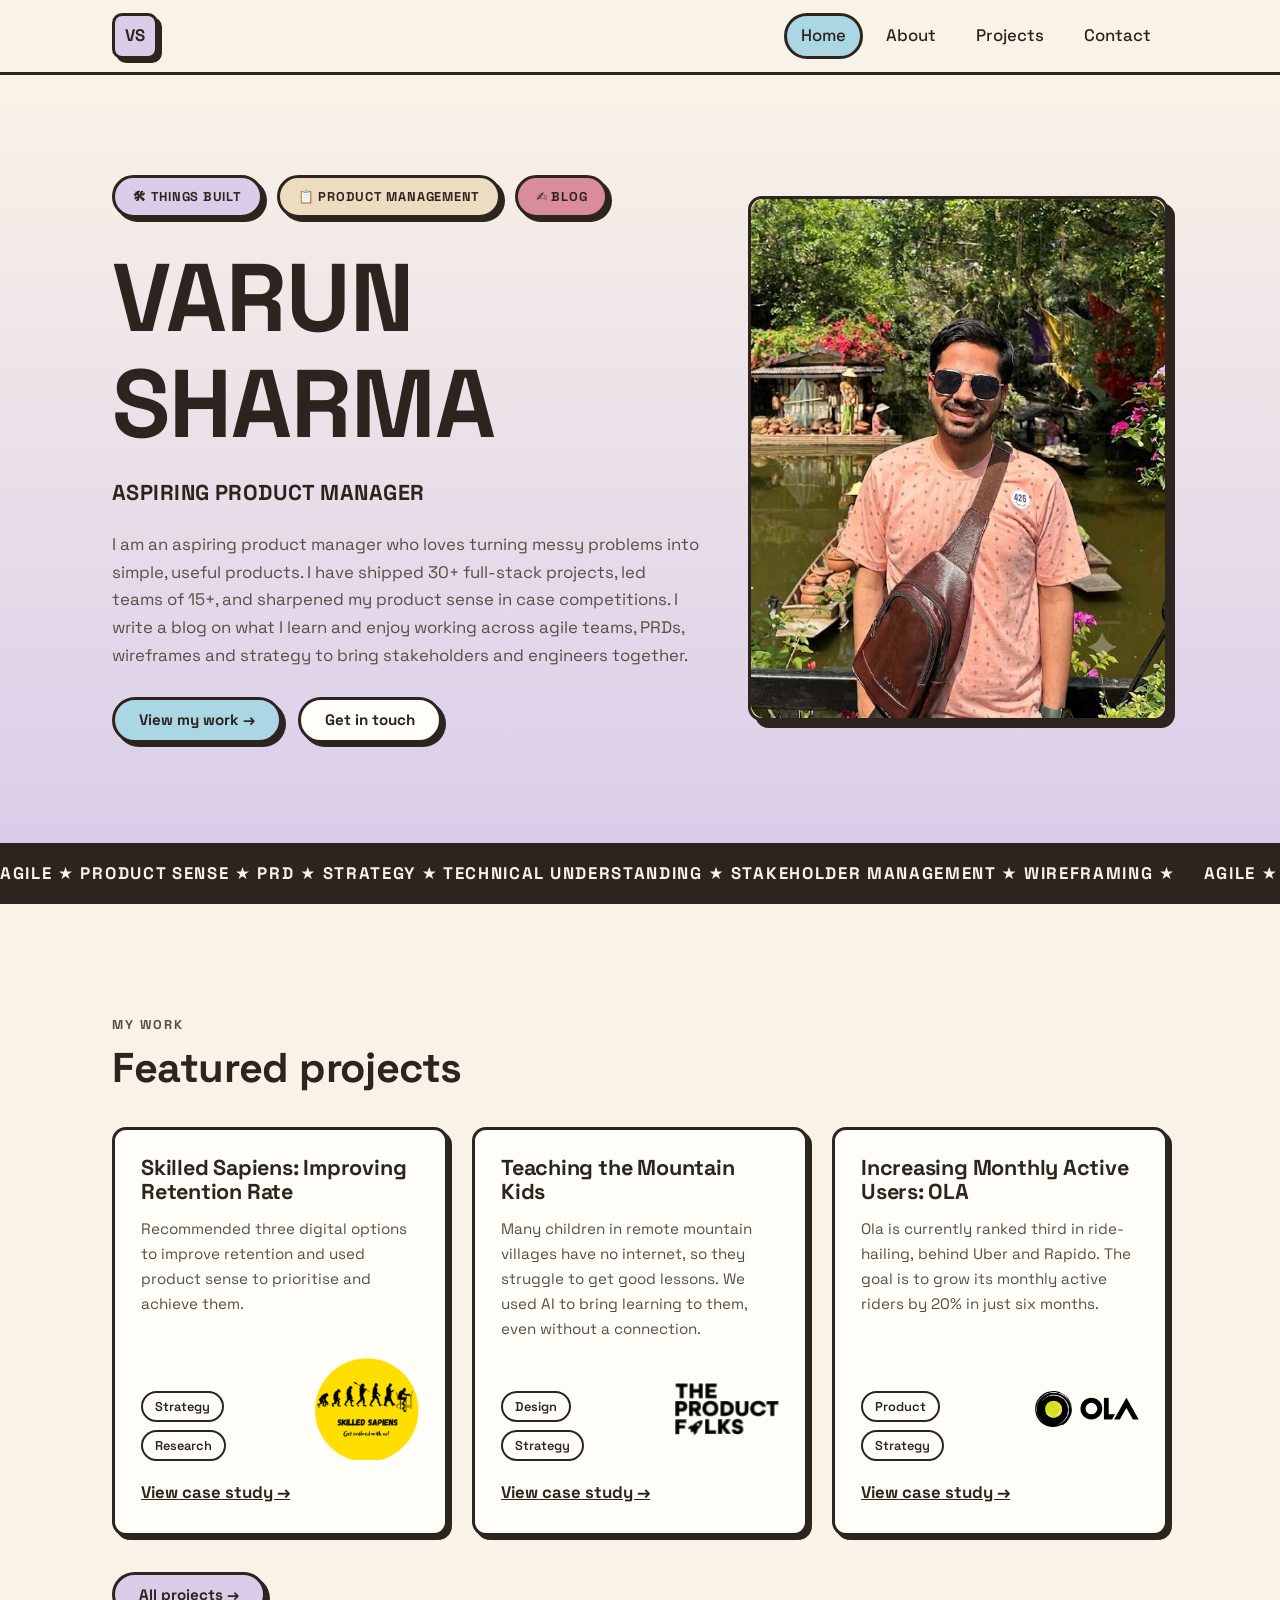
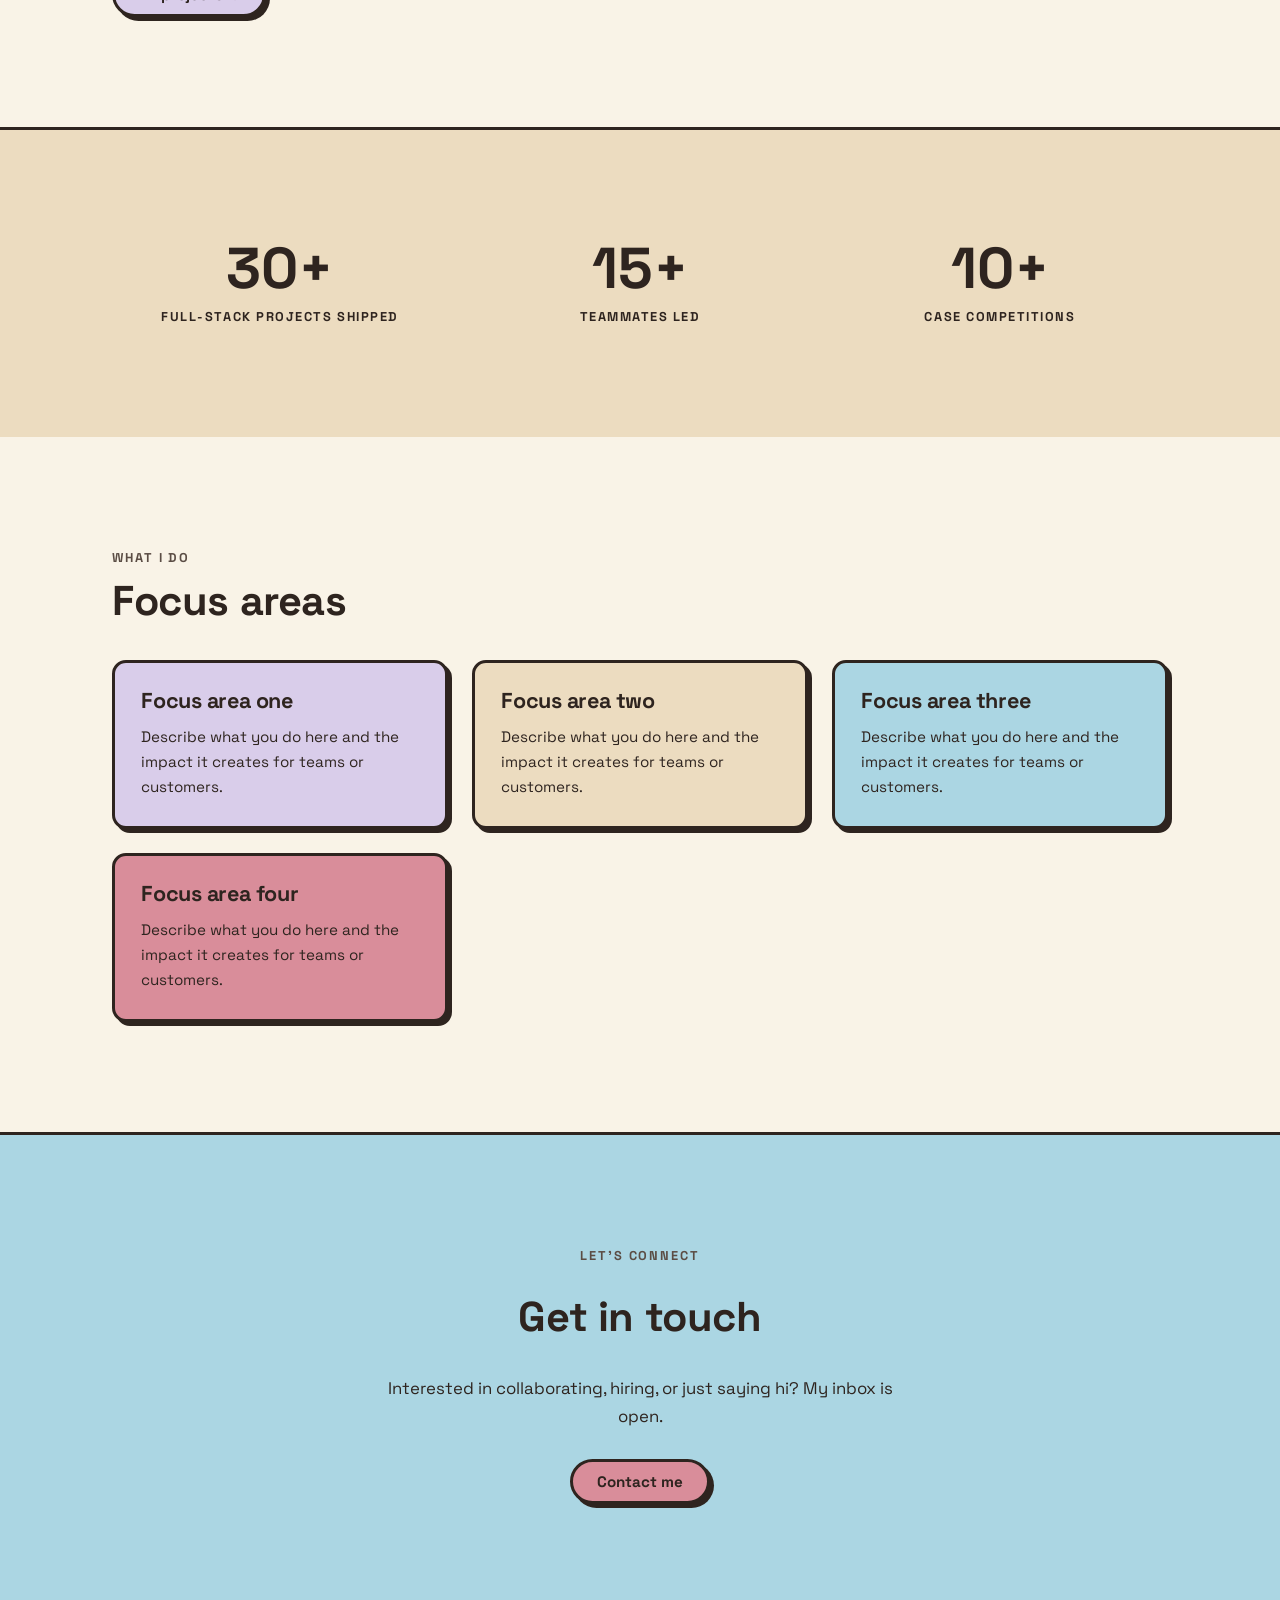
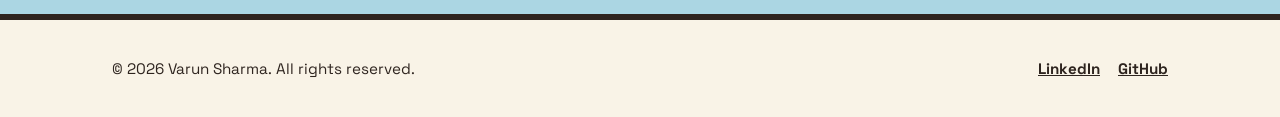
<file: index.html>
<!doctype html>
<html lang="en">
<head>
  <meta charset="utf-8">
  <meta name="viewport" content="width=device-width, initial-scale=1">
  <title>Varun Sharma | Your Role | Your City</title>
  <meta name="description" content="Portfolio of Varun Sharma – your role, projects, and how to get in touch.">
  <meta property="og:title" content="Varun Sharma | Portfolio">
  <meta property="og:description" content="Your role, projects and story.">
  <meta property="og:type" content="website">
  <link rel="icon" href="assets/images/favicon.svg" type="image/svg+xml">
  <link rel="preconnect" href="https://fonts.googleapis.com">
  <link rel="preconnect" href="https://fonts.gstatic.com" crossorigin>
  <link rel="stylesheet" href="https://fonts.googleapis.com/css2?family=Space+Grotesk:wght@400;500;600;700&display=swap">
  <link rel="stylesheet" href="assets/css/variables.css?v=3">
  <link rel="stylesheet" href="assets/css/base.css?v=3">
  <link rel="stylesheet" href="assets/css/components.css?v=3">
</head>
<body>
  <a class="skip-link btn" href="#main">Skip to main content</a>

  <header class="site-header">
    <div class="container site-header__inner">
      <a class="logo" href="index.html" aria-label="Home">VS</a>
      <button class="nav-toggle" aria-expanded="false" aria-controls="nav" aria-label="Toggle menu">☰</button>
      <nav class="nav" id="nav" aria-label="Main">
        <ul class="nav__list">
          <li><a class="nav__link" href="index.html" aria-current="page">Home</a></li>
          <li><a class="nav__link" href="about.html">About</a></li>
          <li><a class="nav__link" href="projects.html">Projects</a></li>
          <li><a class="nav__link" href="contact.html">Contact</a></li>
        </ul>
      </nav>
    </div>
  </header>

  <main id="main">
    <section class="hero">
      <div class="container hero__grid">
        <div>
          <div class="pill-row">
            <span class="pill">🛠 Things built</span>
            <span class="pill pill--peach">📋 Product management</span>
            <span class="pill pill--pink">✍️ Blog</span>
          </div>
          <h1 class="hero__title">Varun<br>Sharma</h1>
          <p class="hero__role">Aspiring Product Manager</p>
          <p class="hero__text">I am an aspiring product manager who loves turning messy problems into simple, useful products. I have shipped 30+ full-stack projects, led teams of 15+, and sharpened my product sense in case competitions. I write a blog on what I learn and enjoy working across agile teams, PRDs, wireframes and strategy to bring stakeholders and engineers together.</p>
          <div class="hero__actions">
            <a class="btn" href="projects.html">View my work →</a>
            <a class="btn btn--ghost" href="contact.html">Get in touch</a>
          </div>
        </div>
        <div class="photo-frame"><img src="assets/images/profile.jpg" alt="Portrait of Varun Sharma" width="624" height="752"></div>
      </div>
    </section>

    <div class="marquee" aria-hidden="true">
      <div class="marquee__track">
        <span>Agile ★ Product Sense ★ PRD ★ Strategy ★ Technical Understanding ★ Stakeholder Management ★ Wireframing ★</span>
        <span>Agile ★ Product Sense ★ PRD ★ Strategy ★ Technical Understanding ★ Stakeholder Management ★ Wireframing ★</span>
        <span>Agile ★ Product Sense ★ PRD ★ Strategy ★ Technical Understanding ★ Stakeholder Management ★ Wireframing ★</span>
        <span>Agile ★ Product Sense ★ PRD ★ Strategy ★ Technical Understanding ★ Stakeholder Management ★ Wireframing ★</span>
      </div>
    </div>

    <section class="section">
      <div class="container">
        <p class="section-label">My work</p>
        <h2 class="section-title">Featured projects</h2>
        <div class="grid grid--3">
          <article class="card"><h3>Skilled Sapiens: Improving Retention Rate</h3><p>Recommended three digital options to improve retention and used product sense to prioritise and achieve them.</p><div class="card__footer"><div class="tag-stack"><span class="tag">Strategy</span><span class="tag">Research</span></div><div class="card__logo"><img class="company-logo" src="assets/images/skilled-sapiens-logo.png" alt="Skilled Sapiens logo" width="154" height="150" loading="lazy"></div></div><a class="card__link" href="assets/docs/skilled-sapiens-case-study.pdf" target="_blank" rel="noopener">View case study →</a></article>
          <article class="card"><h3>Teaching the Mountain Kids</h3><p>Many children in remote mountain villages have no internet, so they struggle to get good lessons. We used AI to bring learning to them, even without a connection.</p><div class="card__footer"><div class="tag-stack"><span class="tag">Design</span><span class="tag">Strategy</span></div><div class="card__logo"><img class="company-logo" src="assets/images/the-product-folks-logo.png" alt="The Product Folks logo" width="97" height="49" loading="lazy"></div></div><a class="card__link" href="assets/docs/teaching-the-mountain-kids-case-study.pdf" target="_blank" rel="noopener">View case study →</a></article>
          <article class="card"><h3>Increasing Monthly Active Users: OLA</h3><p>Ola is currently ranked third in ride-hailing, behind Uber and Rapido. The goal is to grow its monthly active riders by 20% in just six months.</p><div class="card__footer"><div class="tag-stack"><span class="tag">Product</span><span class="tag">Strategy</span></div><div class="card__logo"><img class="company-logo" src="assets/images/ola-logo.png" alt="Ola logo" width="360" height="123" loading="lazy"></div></div><a class="card__link" href="assets/docs/ola-case-study.pdf" target="_blank" rel="noopener">View case study →</a></article>
        </div>
        <p style="margin-top:36px"><a class="btn btn--lavender" href="projects.html">All projects →</a></p>
      </div>
    </section>

    <section class="section section--border" style="background:var(--color-peach)">
      <div class="container grid grid--3">
        <div class="stat"><div class="stat__num">30+</div><div class="stat__label">Full-stack projects shipped</div></div>
        <div class="stat"><div class="stat__num">15+</div><div class="stat__label">Teammates led</div></div>
        <div class="stat"><div class="stat__num">10+</div><div class="stat__label">Case competitions</div></div>
      </div>
    </section>

    <section class="section">
      <div class="container">
        <p class="section-label">What I do</p>
        <h2 class="section-title">Focus areas</h2>
        <div class="grid grid--2">
          <article class="card card--lavender"><h3>Focus area one</h3><p>Describe what you do here and the impact it creates for teams or customers.</p></article>
          <article class="card card--peach"><h3>Focus area two</h3><p>Describe what you do here and the impact it creates for teams or customers.</p></article>
          <article class="card card--blue"><h3>Focus area three</h3><p>Describe what you do here and the impact it creates for teams or customers.</p></article>
          <article class="card card--pink"><h3>Focus area four</h3><p>Describe what you do here and the impact it creates for teams or customers.</p></article>
        </div>
      </div>
    </section>

    <section class="section cta">
      <div class="container">
        <p class="section-label">Let's connect</p>
        <h2 class="section-title">Get in touch</h2>
        <p>Interested in collaborating, hiring, or just saying hi? My inbox is open.</p>
        <a class="btn btn--pink" href="contact.html">Contact me</a>
      </div>
    </section>
  </main>

  <footer class="site-footer">
    <div class="container site-footer__inner">
      <p>© <span id="year">2026</span> Varun Sharma. All rights reserved.</p>
      <div class="social">
        <a href="https://www.linkedin.com/in/varun-sharma-manager/" target="_blank" rel="noopener">LinkedIn</a>
        <a href="https://github.com/varunsharma21" target="_blank" rel="noopener">GitHub</a>
      </div>
    </div>
  </footer>
  <script src="assets/js/main.js?v=3" defer></script>
</body>
</html>
</file>
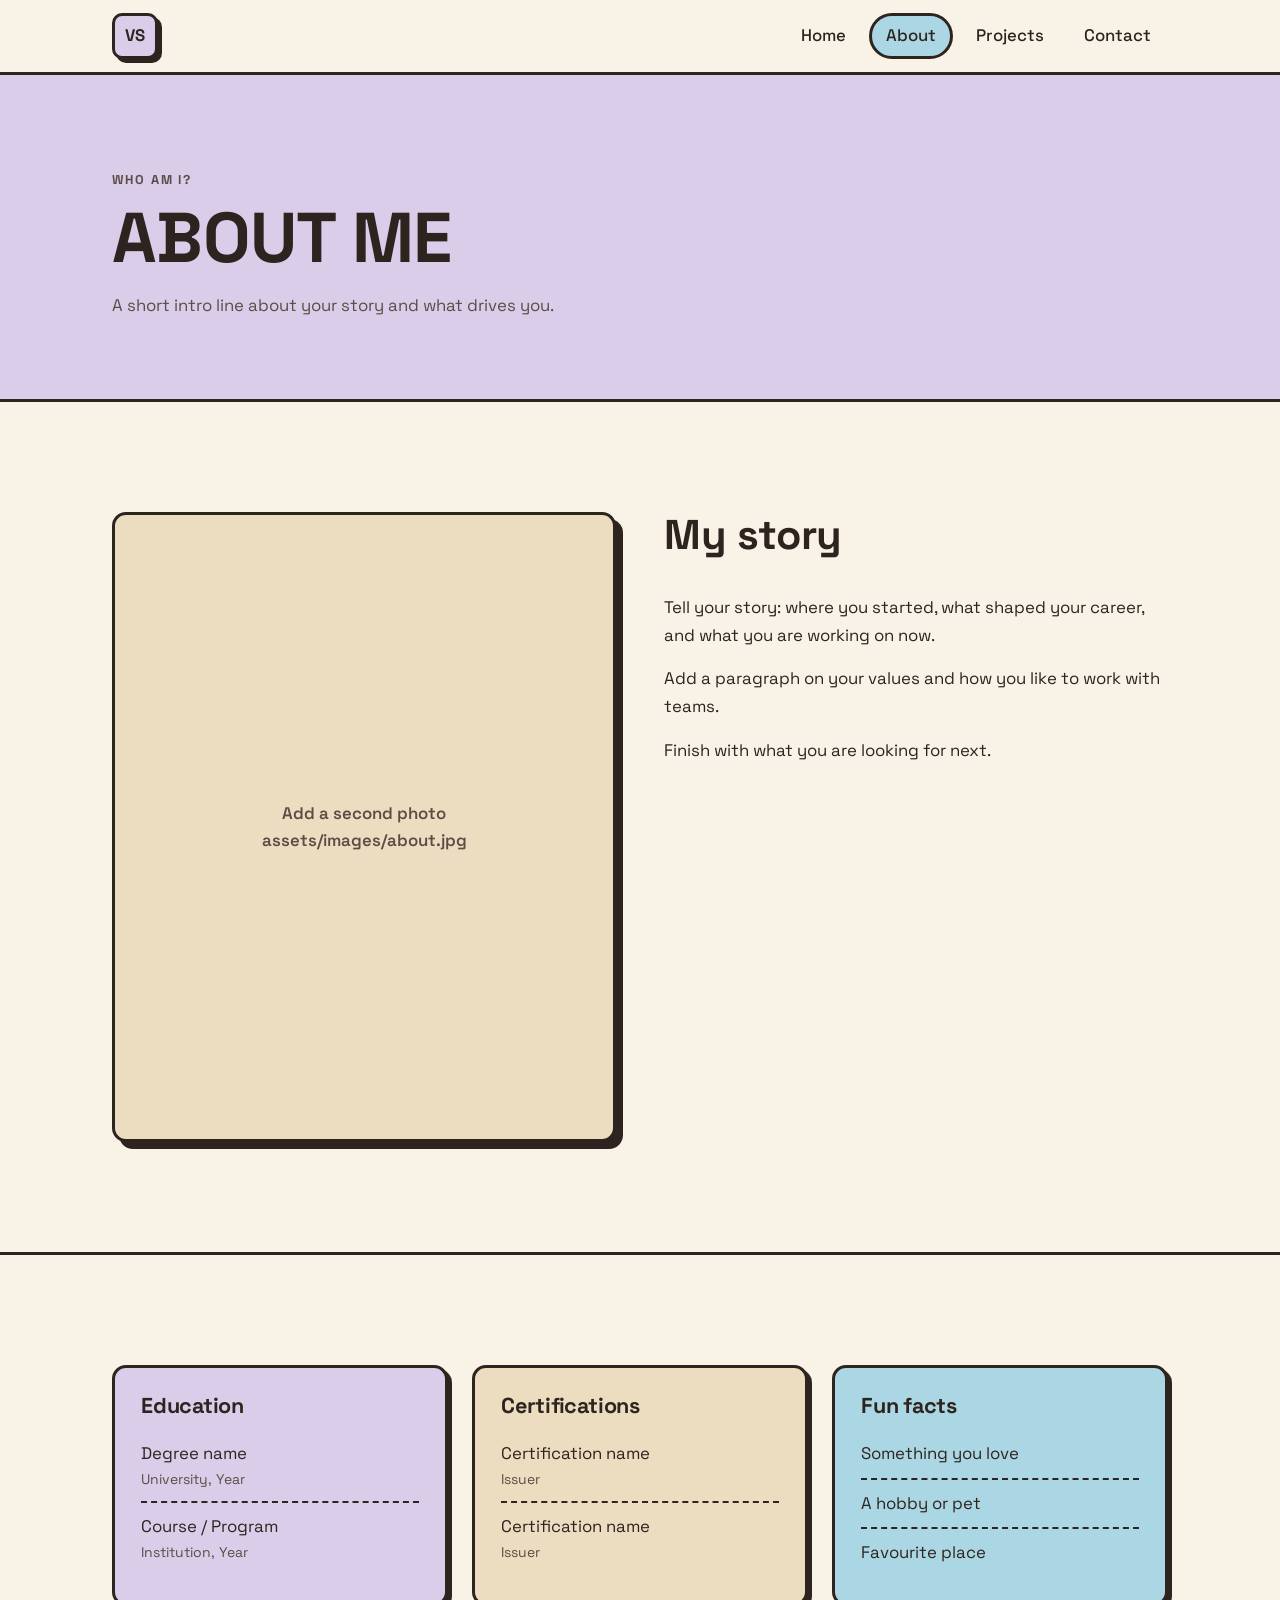
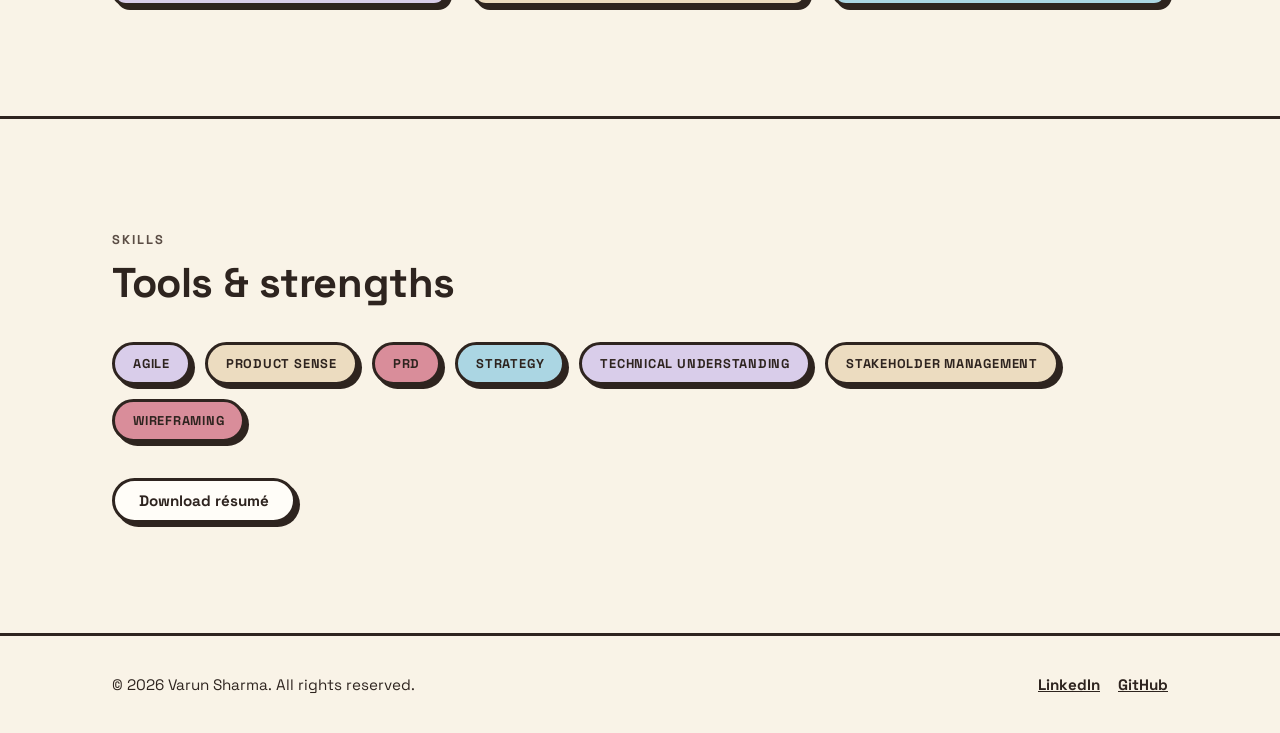
<file: about.html>
<!doctype html>
<html lang="en">
<head>
  <meta charset="utf-8">
  <meta name="viewport" content="width=device-width, initial-scale=1">
  <title>About | Varun Sharma</title>
  <meta name="description" content="About Varun Sharma – background, education, certifications and fun facts.">
  <link rel="icon" href="assets/images/favicon.svg" type="image/svg+xml">
  <link rel="preconnect" href="https://fonts.googleapis.com">
  <link rel="preconnect" href="https://fonts.gstatic.com" crossorigin>
  <link rel="stylesheet" href="https://fonts.googleapis.com/css2?family=Space+Grotesk:wght@400;500;600;700&display=swap">
  <link rel="stylesheet" href="assets/css/variables.css?v=3">
  <link rel="stylesheet" href="assets/css/base.css?v=3">
  <link rel="stylesheet" href="assets/css/components.css?v=3">
</head>
<body>
  <a class="skip-link btn" href="#main">Skip to main content</a>

  <header class="site-header">
    <div class="container site-header__inner">
      <a class="logo" href="index.html" aria-label="Home">VS</a>
      <button class="nav-toggle" aria-expanded="false" aria-controls="nav" aria-label="Toggle menu">☰</button>
      <nav class="nav" id="nav" aria-label="Main">
        <ul class="nav__list">
          <li><a class="nav__link" href="index.html">Home</a></li>
          <li><a class="nav__link" href="about.html" aria-current="page">About</a></li>
          <li><a class="nav__link" href="projects.html">Projects</a></li>
          <li><a class="nav__link" href="contact.html">Contact</a></li>
        </ul>
      </nav>
    </div>
  </header>

  <main id="main">
    <div class="page-header">
      <div class="container">
        <p class="section-label">Who am I?</p>
        <h1>About me</h1>
        <p>A short intro line about your story and what drives you.</p>
      </div>
    </div>

    <section class="section">
      <div class="container grid grid--2" style="gap:48px;align-items:start">
        <div class="photo-frame">Add a second photo<br>assets/images/about.jpg</div>
        <div>
          <h2 class="section-title">My story</h2>
          <p style="margin-bottom:16px">Tell your story: where you started, what shaped your career, and what you are working on now.</p>
          <p style="margin-bottom:16px">Add a paragraph on your values and how you like to work with teams.</p>
          <p>Finish with what you are looking for next.</p>
        </div>
      </div>
    </section>

    <section class="section section--border">
      <div class="container grid grid--3">
        <div class="card card--lavender">
          <h3>Education</h3>
          <ul class="list-plain">
            <li>Degree name<small>University, Year</small></li>
            <li>Course / Program<small>Institution, Year</small></li>
          </ul>
        </div>
        <div class="card card--peach">
          <h3>Certifications</h3>
          <ul class="list-plain">
            <li>Certification name<small>Issuer</small></li>
            <li>Certification name<small>Issuer</small></li>
          </ul>
        </div>
        <div class="card card--blue">
          <h3>Fun facts</h3>
          <ul class="list-plain">
            <li>Something you love</li>
            <li>A hobby or pet</li>
            <li>Favourite place</li>
          </ul>
        </div>
      </div>
    </section>

    <section class="section section--border">
      <div class="container">
        <p class="section-label">Skills</p>
        <h2 class="section-title">Tools &amp; strengths</h2>
        <div class="pill-row">
          <span class="pill">Agile</span><span class="pill pill--peach">Product Sense</span><span class="pill pill--pink">PRD</span><span class="pill pill--blue">Strategy</span><span class="pill">Technical Understanding</span><span class="pill pill--peach">Stakeholder Management</span><span class="pill pill--pink">Wireframing</span>
        </div>
        <p style="margin-top:36px"><a class="btn btn--ghost" href="assets/docs/resume.pdf">Download résumé</a></p>
      </div>
    </section>
  </main>

  <footer class="site-footer">
    <div class="container site-footer__inner">
      <p>© <span id="year">2026</span> Varun Sharma. All rights reserved.</p>
      <div class="social">
        <a href="https://www.linkedin.com/in/varun-sharma-manager/" target="_blank" rel="noopener">LinkedIn</a>
        <a href="https://github.com/varunsharma21" target="_blank" rel="noopener">GitHub</a>
      </div>
    </div>
  </footer>
  <script src="assets/js/main.js?v=3" defer></script>
</body>
</html>
</file>
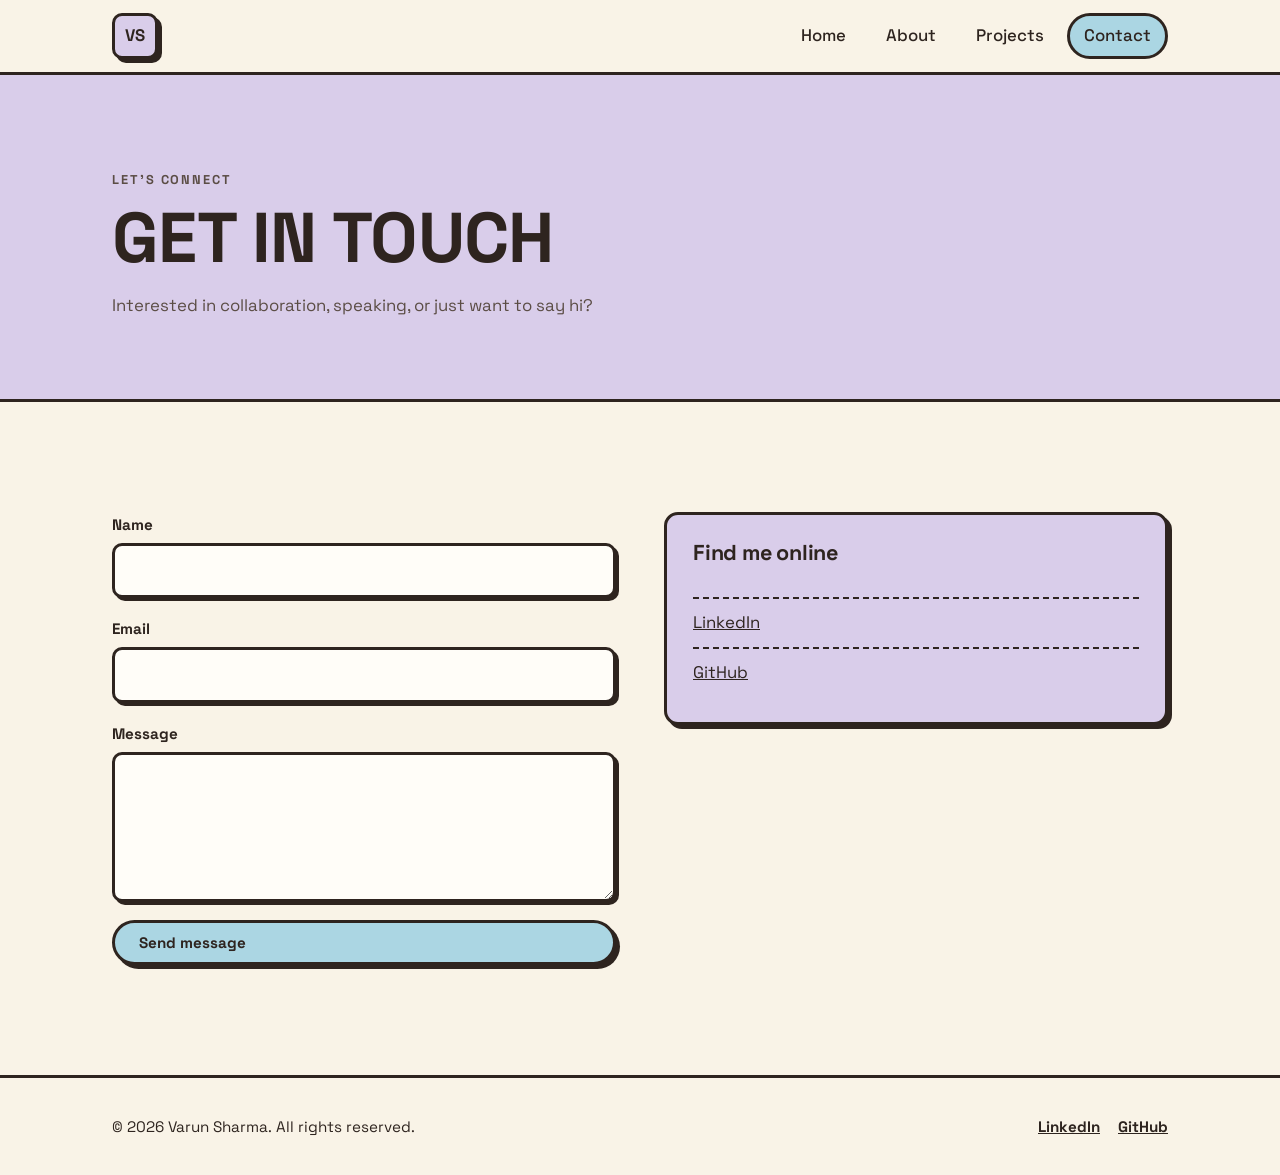
<file: contact.html>
<!doctype html>
<html lang="en">
<head>
  <meta charset="utf-8">
  <meta name="viewport" content="width=device-width, initial-scale=1">
  <title>Contact | Varun Sharma</title>
  <meta name="description" content="Get in touch with Varun Sharma for collaborations, roles or a chat.">
  <link rel="icon" href="assets/images/favicon.svg" type="image/svg+xml">
  <link rel="preconnect" href="https://fonts.googleapis.com">
  <link rel="preconnect" href="https://fonts.gstatic.com" crossorigin>
  <link rel="stylesheet" href="https://fonts.googleapis.com/css2?family=Space+Grotesk:wght@400;500;600;700&display=swap">
  <link rel="stylesheet" href="assets/css/variables.css?v=3">
  <link rel="stylesheet" href="assets/css/base.css?v=3">
  <link rel="stylesheet" href="assets/css/components.css?v=3">
</head>
<body>
  <a class="skip-link btn" href="#main">Skip to main content</a>

  <header class="site-header">
    <div class="container site-header__inner">
      <a class="logo" href="index.html" aria-label="Home">VS</a>
      <button class="nav-toggle" aria-expanded="false" aria-controls="nav" aria-label="Toggle menu">☰</button>
      <nav class="nav" id="nav" aria-label="Main">
        <ul class="nav__list">
          <li><a class="nav__link" href="index.html">Home</a></li>
          <li><a class="nav__link" href="about.html">About</a></li>
          <li><a class="nav__link" href="projects.html">Projects</a></li>
          <li><a class="nav__link" href="contact.html" aria-current="page">Contact</a></li>
        </ul>
      </nav>
    </div>
  </header>

  <main id="main">
    <div class="page-header">
      <div class="container">
        <p class="section-label">Let's connect</p>
        <h1>Get in touch</h1>
        <p>Interested in collaboration, speaking, or just want to say hi?</p>
      </div>
    </div>

    <section class="section">
      <div class="container grid grid--2" style="gap:48px;align-items:start">
        <!-- Replace the action with your form service URL (e.g. Formspree) to make it work -->
        <form class="form" action="mailto:you@example.com" method="post" enctype="text/plain">
          <label>Name <input type="text" name="name" required autocomplete="name"></label>
          <label>Email <input type="email" name="email" required autocomplete="email"></label>
          <label>Message <textarea name="message" required></textarea></label>
          <button class="btn" type="submit">Send message</button>
        </form>
        <div class="card card--lavender">
          <h3>Find me online</h3>
          <ul class="list-plain">
            <li></li>
            <li><a href="https://www.linkedin.com/in/varun-sharma-manager/" target="_blank" rel="noopener">LinkedIn</a></li>
            <li><a href="https://github.com/varunsharma21" target="_blank" rel="noopener">GitHub</a></li>
          </ul>
        </div>
      </div>
    </section>
  </main>

  <footer class="site-footer">
    <div class="container site-footer__inner">
      <p>© <span id="year">2026</span> Varun Sharma. All rights reserved.</p>
      <div class="social">
        <a href="https://www.linkedin.com/in/varun-sharma-manager/" target="_blank" rel="noopener">LinkedIn</a>
        <a href="https://github.com/varunsharma21" target="_blank" rel="noopener">GitHub</a>
      </div>
    </div>
  </footer>
  <script src="assets/js/main.js?v=3" defer></script>
</body>
</html>
</file>
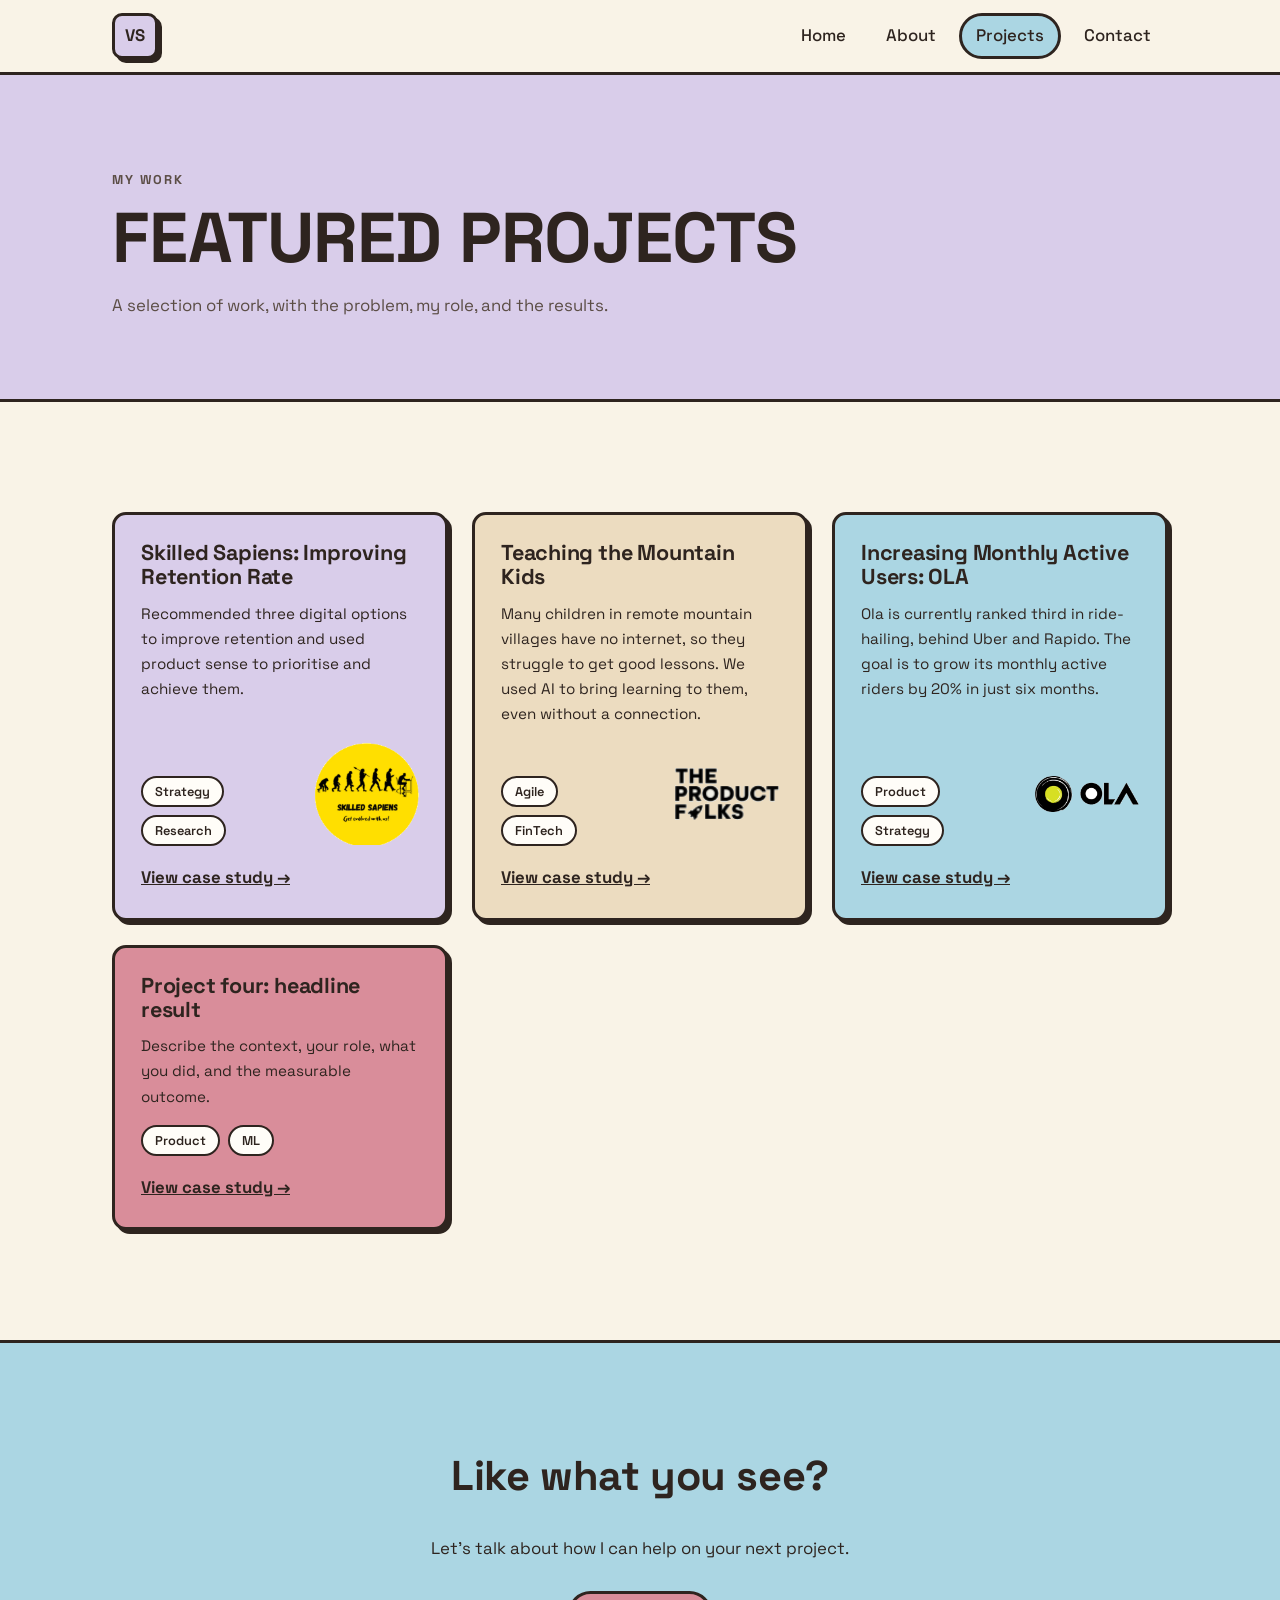
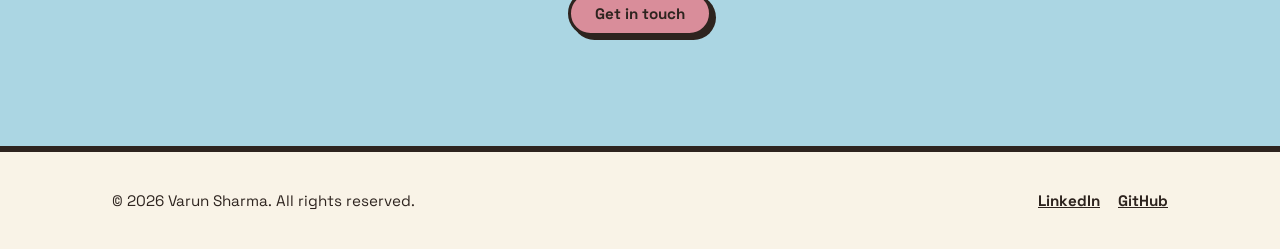
<file: projects.html>
<!doctype html>
<html lang="en">
<head>
  <meta charset="utf-8">
  <meta name="viewport" content="width=device-width, initial-scale=1">
  <title>Projects | Varun Sharma</title>
  <meta name="description" content="Featured projects and case studies by Varun Sharma.">
  <link rel="icon" href="assets/images/favicon.svg" type="image/svg+xml">
  <link rel="preconnect" href="https://fonts.googleapis.com">
  <link rel="preconnect" href="https://fonts.gstatic.com" crossorigin>
  <link rel="stylesheet" href="https://fonts.googleapis.com/css2?family=Space+Grotesk:wght@400;500;600;700&display=swap">
  <link rel="stylesheet" href="assets/css/variables.css?v=3">
  <link rel="stylesheet" href="assets/css/base.css?v=3">
  <link rel="stylesheet" href="assets/css/components.css?v=3">
</head>
<body>
  <a class="skip-link btn" href="#main">Skip to main content</a>

  <header class="site-header">
    <div class="container site-header__inner">
      <a class="logo" href="index.html" aria-label="Home">VS</a>
      <button class="nav-toggle" aria-expanded="false" aria-controls="nav" aria-label="Toggle menu">☰</button>
      <nav class="nav" id="nav" aria-label="Main">
        <ul class="nav__list">
          <li><a class="nav__link" href="index.html">Home</a></li>
          <li><a class="nav__link" href="about.html">About</a></li>
          <li><a class="nav__link" href="projects.html" aria-current="page">Projects</a></li>
          <li><a class="nav__link" href="contact.html">Contact</a></li>
        </ul>
      </nav>
    </div>
  </header>

  <main id="main">
    <div class="page-header">
      <div class="container">
        <p class="section-label">My work</p>
        <h1>Featured projects</h1>
        <p>A selection of work, with the problem, my role, and the results.</p>
      </div>
    </div>

    <section class="section">
      <div class="container grid grid--2">
        <article class="card card--lavender">
          <h3>Skilled Sapiens: Improving Retention Rate</h3>
          <p>Recommended three digital options to improve retention and used product sense to prioritise and achieve them.</p>
          <div class="card__footer"><div class="tag-stack"><span class="tag">Strategy</span><span class="tag">Research</span></div><div class="card__logo"><img class="company-logo" src="assets/images/skilled-sapiens-logo.png" alt="Skilled Sapiens logo" width="154" height="150" loading="lazy"></div></div>
          <a class="card__link" href="assets/docs/skilled-sapiens-case-study.pdf" target="_blank" rel="noopener">View case study →</a>
        </article>
        <article class="card card--peach">
          <h3>Teaching the Mountain Kids</h3>
          <p>Many children in remote mountain villages have no internet, so they struggle to get good lessons. We used AI to bring learning to them, even without a connection.</p>
          <div class="card__footer"><div class="tag-stack"><span class="tag">Agile</span><span class="tag">FinTech</span></div><div class="card__logo"><img class="company-logo" src="assets/images/the-product-folks-logo.png" alt="The Product Folks logo" width="97" height="49" loading="lazy"></div></div>
          <a class="card__link" href="assets/docs/teaching-the-mountain-kids-case-study.pdf" target="_blank" rel="noopener">View case study →</a>
        </article>
        <article class="card card--blue">
          <h3>Increasing Monthly Active Users: OLA</h3>
          <p>Ola is currently ranked third in ride-hailing, behind Uber and Rapido. The goal is to grow its monthly active riders by 20% in just six months.</p>
          <div class="card__footer"><div class="tag-stack"><span class="tag">Product</span><span class="tag">Strategy</span></div><div class="card__logo"><img class="company-logo" src="assets/images/ola-logo.png" alt="Ola logo" width="360" height="123" loading="lazy"></div></div>
          <a class="card__link" href="assets/docs/ola-case-study.pdf" target="_blank" rel="noopener">View case study →</a>
        </article>
        <article class="card card--pink">
          <h3>Project four: headline result</h3>
          <p>Describe the context, your role, what you did, and the measurable outcome.</p>
          <div class="tag-row"><span class="tag">Product</span><span class="tag">ML</span></div>
          <a class="card__link" href="#">View case study →</a>
        </article>
      </div>
    </section>

    <section class="section cta">
      <div class="container">
        <h2 class="section-title">Like what you see?</h2>
        <p>Let's talk about how I can help on your next project.</p>
        <a class="btn btn--pink" href="contact.html">Get in touch</a>
      </div>
    </section>
  </main>

  <footer class="site-footer">
    <div class="container site-footer__inner">
      <p>© <span id="year">2026</span> Varun Sharma. All rights reserved.</p>
      <div class="social">
        <a href="https://www.linkedin.com/in/varun-sharma-manager/" target="_blank" rel="noopener">LinkedIn</a>
        <a href="https://github.com/varunsharma21" target="_blank" rel="noopener">GitHub</a>
      </div>
    </div>
  </footer>
  <script src="assets/js/main.js?v=3" defer></script>
</body>
</html>
</file>
<file: assets/css/variables.css>
/* Design tokens — change colours/fonts here and the whole site updates */
:root {
  /* Colours */
  --color-bg: #f9f3e7;
  --color-ink: #2e241f;
  --color-ink-soft: #5b4d45;
  --color-white: #fffdf8;
  --color-blue: #abd6e3;
  --color-lavender: #d9cdea;
  --color-peach: #ecdcc0;
  --color-pink: #d98d9a;

  /* Typography */
  --font-main: "Space Grotesk", system-ui, -apple-system, "Segoe UI", sans-serif;
  --fs-xs: 0.8rem;
  --fs-sm: 0.95rem;
  --fs-base: 1.05rem;
  --fs-lg: 1.35rem;
  --fs-xl: clamp(1.8rem, 4vw, 2.6rem);
  --fs-hero: clamp(2.8rem, 9vw, 6rem);

  /* Neo-brutalist borders & shadows */
  --border: 3px solid var(--color-ink);
  --radius: 14px;
  --radius-pill: 999px;
  --shadow: 4px 4px 0 var(--color-ink);
  --shadow-lg: 7px 7px 0 var(--color-ink);

  /* Layout */
  --container: 1120px;
  --gutter: clamp(16px, 4vw, 32px);
  --space-section: clamp(56px, 9vw, 110px);
}
</file>
<file: assets/css/base.css>
/* Reset + base element styles + layout helpers */
*, *::before, *::after { box-sizing: border-box; margin: 0; padding: 0; }
html { scroll-behavior: smooth; -webkit-text-size-adjust: 100%; }
body {
  font-family: var(--font-main);
  font-size: var(--fs-base);
  line-height: 1.65;
  color: var(--color-ink);
  background: var(--color-bg);
  min-height: 100vh;
  display: flex;
  flex-direction: column;
}
main { flex: 1; }
img, svg { max-width: 100%; display: block; }
a { color: inherit; }
ul { list-style: none; }
h1, h2, h3, h4 { line-height: 1.1; font-weight: 700; letter-spacing: -0.01em; }
:focus-visible { outline: 3px dashed var(--color-ink); outline-offset: 3px; }

.container { width: 100%; max-width: var(--container); margin-inline: auto; padding-inline: var(--gutter); }
.section { padding-block: var(--space-section); }
.section--border { border-top: var(--border); }
.section-label { font-size: var(--fs-xs); font-weight: 700; letter-spacing: .15em; text-transform: uppercase; color: var(--color-ink-soft); margin-bottom: 10px; }
.section-title { font-size: var(--fs-xl); margin-bottom: 36px; }
.grid { display: grid; gap: 24px; }
.grid--2 { grid-template-columns: repeat(auto-fit, minmax(280px, 1fr)); }
.grid--3 { grid-template-columns: repeat(auto-fit, minmax(250px, 1fr)); }
.grid--4 { grid-template-columns: repeat(auto-fit, minmax(200px, 1fr)); }

.skip-link { position: absolute; left: -999px; top: 10px; z-index: 100; }
.skip-link:focus { left: 10px; }
.visually-hidden { position: absolute; width: 1px; height: 1px; overflow: hidden; clip: rect(0 0 0 0); white-space: nowrap; }

@media (prefers-reduced-motion: reduce) {
  *, *::before, *::after { animation: none !important; transition: none !important; scroll-behavior: auto !important; }
}
</file>
<file: assets/css/components.css>
/* Reusable components: header, buttons, pills, cards, marquee, footer */

/* ---------- Header ---------- */
.site-header { position: sticky; top: 0; z-index: 50; background: var(--color-bg); border-bottom: var(--border); }
.site-header__inner { display: flex; align-items: center; justify-content: space-between; height: 72px; }
.logo { display: grid; place-items: center; width: 46px; height: 46px; font-weight: 700; text-decoration: none; background: var(--color-lavender); border: var(--border); border-radius: 10px; box-shadow: var(--shadow); }
.nav__list { display: flex; gap: 6px; }
.nav__link { display: block; padding: 6px 14px; text-decoration: none; font-weight: 500; border: 3px solid transparent; border-radius: var(--radius-pill); }
.nav__link:hover { border-color: var(--color-ink); }
.nav__link[aria-current="page"] { background: var(--color-blue); border-color: var(--color-ink); }
.nav-toggle { display: none; width: 46px; height: 46px; background: var(--color-blue); border: var(--border); border-radius: 10px; box-shadow: var(--shadow); cursor: pointer; font-size: 1.3rem; font-family: inherit; color: inherit; }

@media (max-width: 760px) {
  .nav-toggle { display: block; }
  .nav { display: none; position: absolute; top: 72px; left: 0; right: 0; background: var(--color-bg); border-bottom: var(--border); padding: 12px var(--gutter) 20px; }
  .nav.is-open { display: block; }
  .nav__list { flex-direction: column; }
}

/* ---------- Buttons & pills ---------- */
.btn { display: inline-flex; align-items: center; gap: 8px; padding: 12px 24px; font: 700 var(--fs-sm)/1 var(--font-main); color: var(--color-ink); text-decoration: none; background: var(--color-blue); border: var(--border); border-radius: var(--radius-pill); box-shadow: var(--shadow); cursor: pointer; transition: transform .12s, box-shadow .12s; }
.btn:hover { transform: translate(-2px, -2px); box-shadow: 6px 6px 0 var(--color-ink); }
.btn:active { transform: translate(4px, 4px); box-shadow: 0 0 0 var(--color-ink); }
.btn--pink { background: var(--color-pink); }
.btn--lavender { background: var(--color-lavender); }
.btn--ghost { background: var(--color-white); }

.pill { display: inline-flex; align-items: center; gap: 8px; padding: 8px 18px; font-size: var(--fs-xs); font-weight: 700; letter-spacing: .06em; text-transform: uppercase; background: var(--color-lavender); border: var(--border); border-radius: var(--radius-pill); box-shadow: var(--shadow); }
.pill--peach { background: var(--color-peach); }
.pill--pink { background: var(--color-pink); }
.pill--blue { background: var(--color-blue); }
.pill-row { display: flex; flex-wrap: wrap; gap: 14px; }
.tag { display: inline-block; padding: 3px 12px; font-size: var(--fs-xs); font-weight: 600; background: var(--color-white); border: 2px solid var(--color-ink); border-radius: var(--radius-pill); }
.tag-row { display: flex; flex-wrap: wrap; gap: 8px; margin-top: 16px; }

/* ---------- Hero ---------- */
.hero { padding-block: clamp(48px, 8vw, 100px); background: linear-gradient(180deg, var(--color-bg) 0%, var(--color-lavender) 100%); }
.hero__grid { display: grid; grid-template-columns: 1.4fr 1fr; gap: 48px; align-items: center; }
.hero__title { font-size: var(--fs-hero); text-transform: uppercase; margin: 28px 0 18px; }
.hero__role { font-size: var(--fs-lg); font-weight: 700; text-transform: uppercase; letter-spacing: .02em; margin-bottom: 20px; }
.hero__text { max-width: 60ch; color: var(--color-ink-soft); margin-bottom: 28px; }
.hero__actions { display: flex; flex-wrap: wrap; gap: 16px; }
.photo-frame { aspect-ratio: 4 / 5; background: var(--color-peach); border: var(--border); border-radius: var(--radius); box-shadow: var(--shadow-lg); overflow: hidden; display: grid; place-items: center; text-align: center; padding: 20px; font-weight: 600; color: var(--color-ink-soft); }
.photo-frame:has(img) { padding: 0; }
.photo-frame img { width: 100%; height: 100%; object-fit: cover; border-radius: inherit; }
@media (max-width: 820px) { .hero__grid { grid-template-columns: 1fr; } .photo-frame { max-width: 340px; margin-inline: auto; } }

/* ---------- Marquee ---------- */
.marquee { overflow: hidden; background: var(--color-ink); color: var(--color-bg); border-block: var(--border); padding-block: 14px; }
.marquee__track { display: flex; width: max-content; gap: 28px; font-weight: 700; letter-spacing: .1em; text-transform: uppercase; white-space: nowrap; animation: scroll 30s linear infinite; }
.marquee:hover .marquee__track { animation-play-state: paused; }
@keyframes scroll { to { transform: translateX(-50%); } }

/* ---------- Cards ---------- */
.card { display: flex; flex-direction: column; padding: 26px; background: var(--color-white); border: var(--border); border-radius: var(--radius); box-shadow: var(--shadow); transition: transform .15s, box-shadow .15s; }
.card:hover { transform: translate(-3px, -3px); box-shadow: var(--shadow-lg); }
.card h3 { font-size: var(--fs-lg); margin-bottom: 12px; }
.card p { color: var(--color-ink-soft); font-size: var(--fs-sm); }
.card__link { margin-top: 0; padding-top: 18px; font-weight: 700; }
.card--lavender { background: var(--color-lavender); }
.card--peach { background: var(--color-peach); }
.card--blue { background: var(--color-blue); }
.card--pink { background: var(--color-pink); }
.card--lavender p, .card--peach p, .card--blue p, .card--pink p { color: var(--color-ink); }

.stat { text-align: center; }
.stat__num { font-size: clamp(2.4rem, 6vw, 3.6rem); font-weight: 700; line-height: 1; }
.stat__label { margin-top: 8px; font-size: var(--fs-xs); font-weight: 700; letter-spacing: .12em; text-transform: uppercase; }

.card__footer { display: flex; justify-content: space-between; align-items: flex-end; gap: 12px; margin-top: auto; padding-top: 16px; }
.tag-stack { display: flex; flex-direction: column; align-items: flex-start; gap: 8px; }
.card__logo { width: 104px; height: 104px; flex-shrink: 0; display: grid; place-items: center; }
.card__logo img { width: 100%; height: 100%; object-fit: contain; }

/* ---------- Page header (inner pages) ---------- */
.page-header { padding-block: clamp(40px, 7vw, 80px); background: var(--color-lavender); border-bottom: var(--border); }
.page-header h1 { font-size: clamp(2.4rem, 7vw, 4.4rem); text-transform: uppercase; }
.page-header p { margin-top: 14px; max-width: 60ch; color: var(--color-ink-soft); }

/* ---------- Lists / timeline ---------- */
.list-plain li { padding-block: 10px; border-bottom: 2px dashed var(--color-ink); }
.list-plain li:last-child { border-bottom: 0; }
.list-plain small { display: block; color: var(--color-ink-soft); }

/* ---------- Form ---------- */
.form { display: grid; gap: 18px; max-width: 560px; }
.form label { font-weight: 700; font-size: var(--fs-sm); display: grid; gap: 6px; }
.form input, .form textarea { font: inherit; padding: 12px 14px; background: var(--color-white); border: var(--border); border-radius: 10px; box-shadow: 3px 3px 0 var(--color-ink); }
.form textarea { min-height: 150px; resize: vertical; }

/* ---------- CTA + Footer ---------- */
.cta { text-align: center; background: var(--color-blue); border-block: var(--border); }
.cta p { max-width: 50ch; margin: 0 auto 28px; }
.site-footer { padding-block: 36px; border-top: var(--border); background: var(--color-bg); font-size: var(--fs-sm); }
.site-footer__inner { display: flex; flex-wrap: wrap; justify-content: space-between; align-items: center; gap: 16px; }
.social { display: flex; gap: 18px; font-weight: 700; }
</file>
